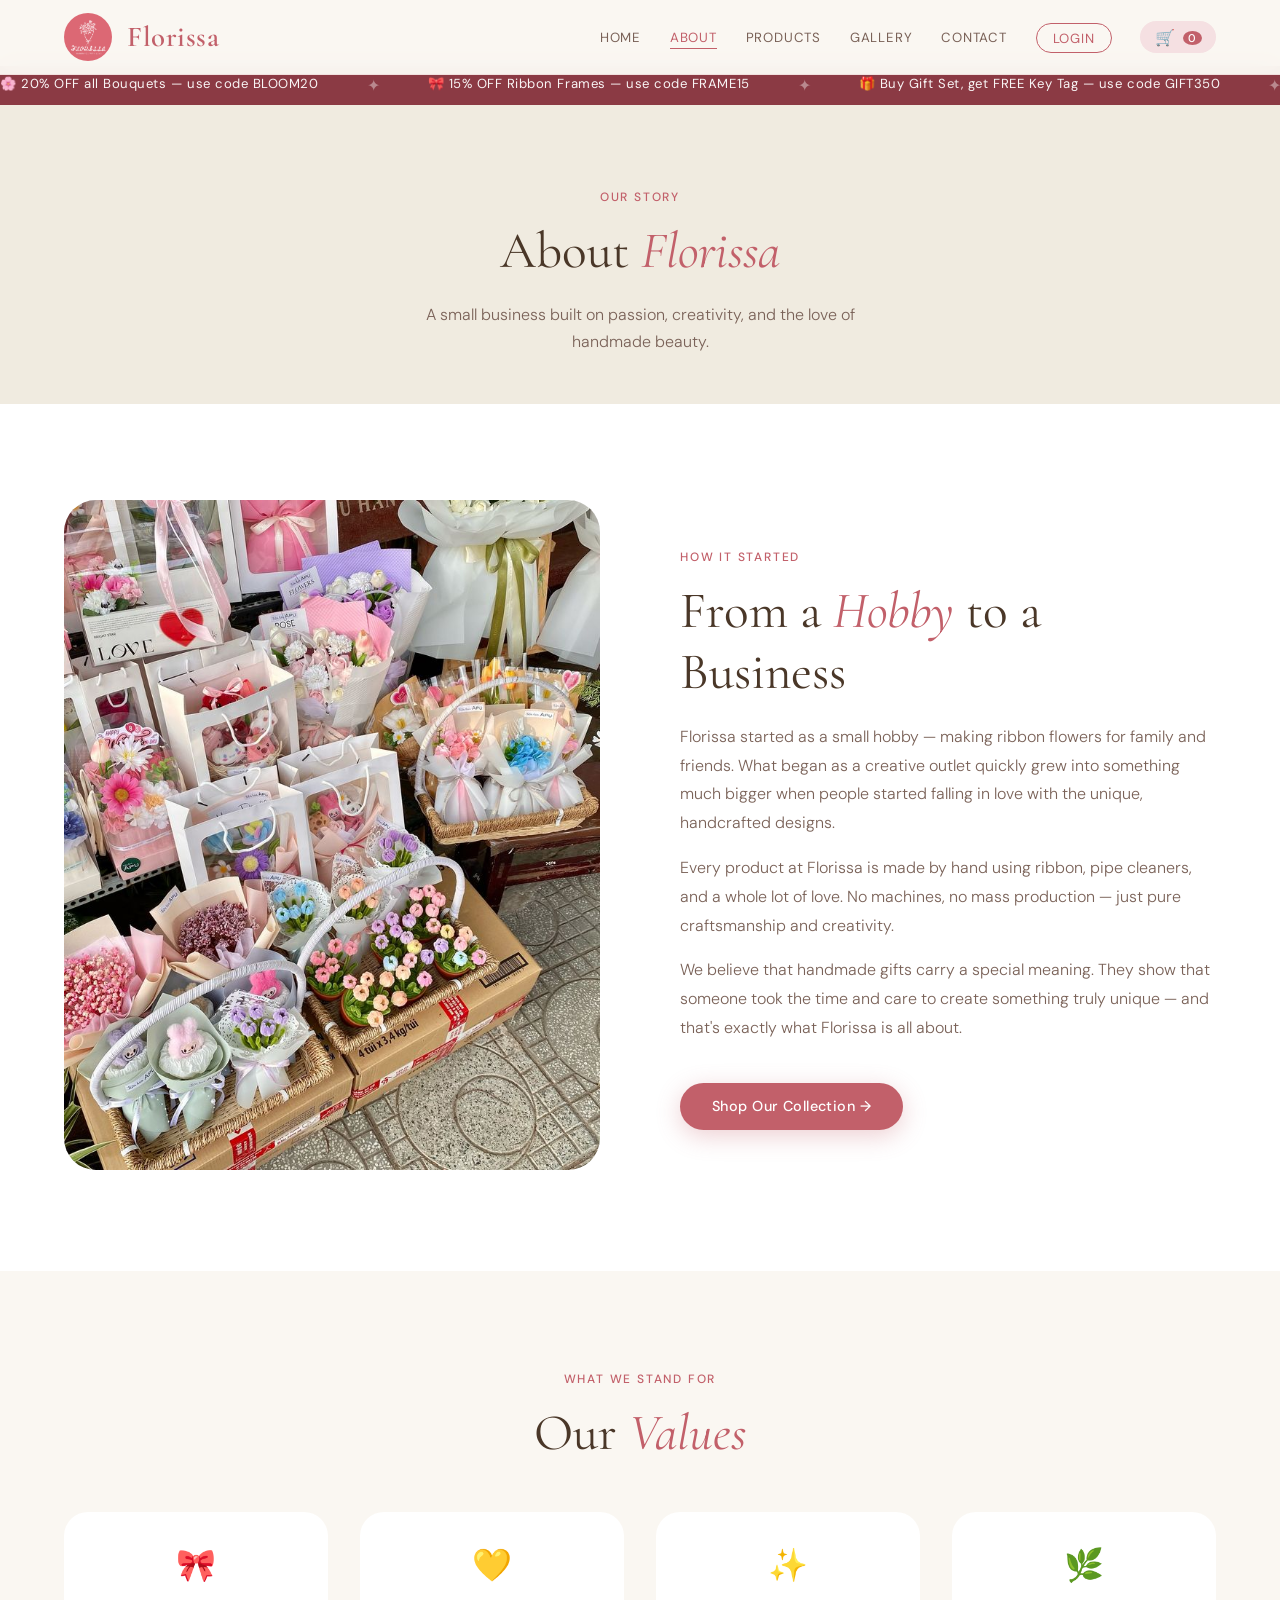
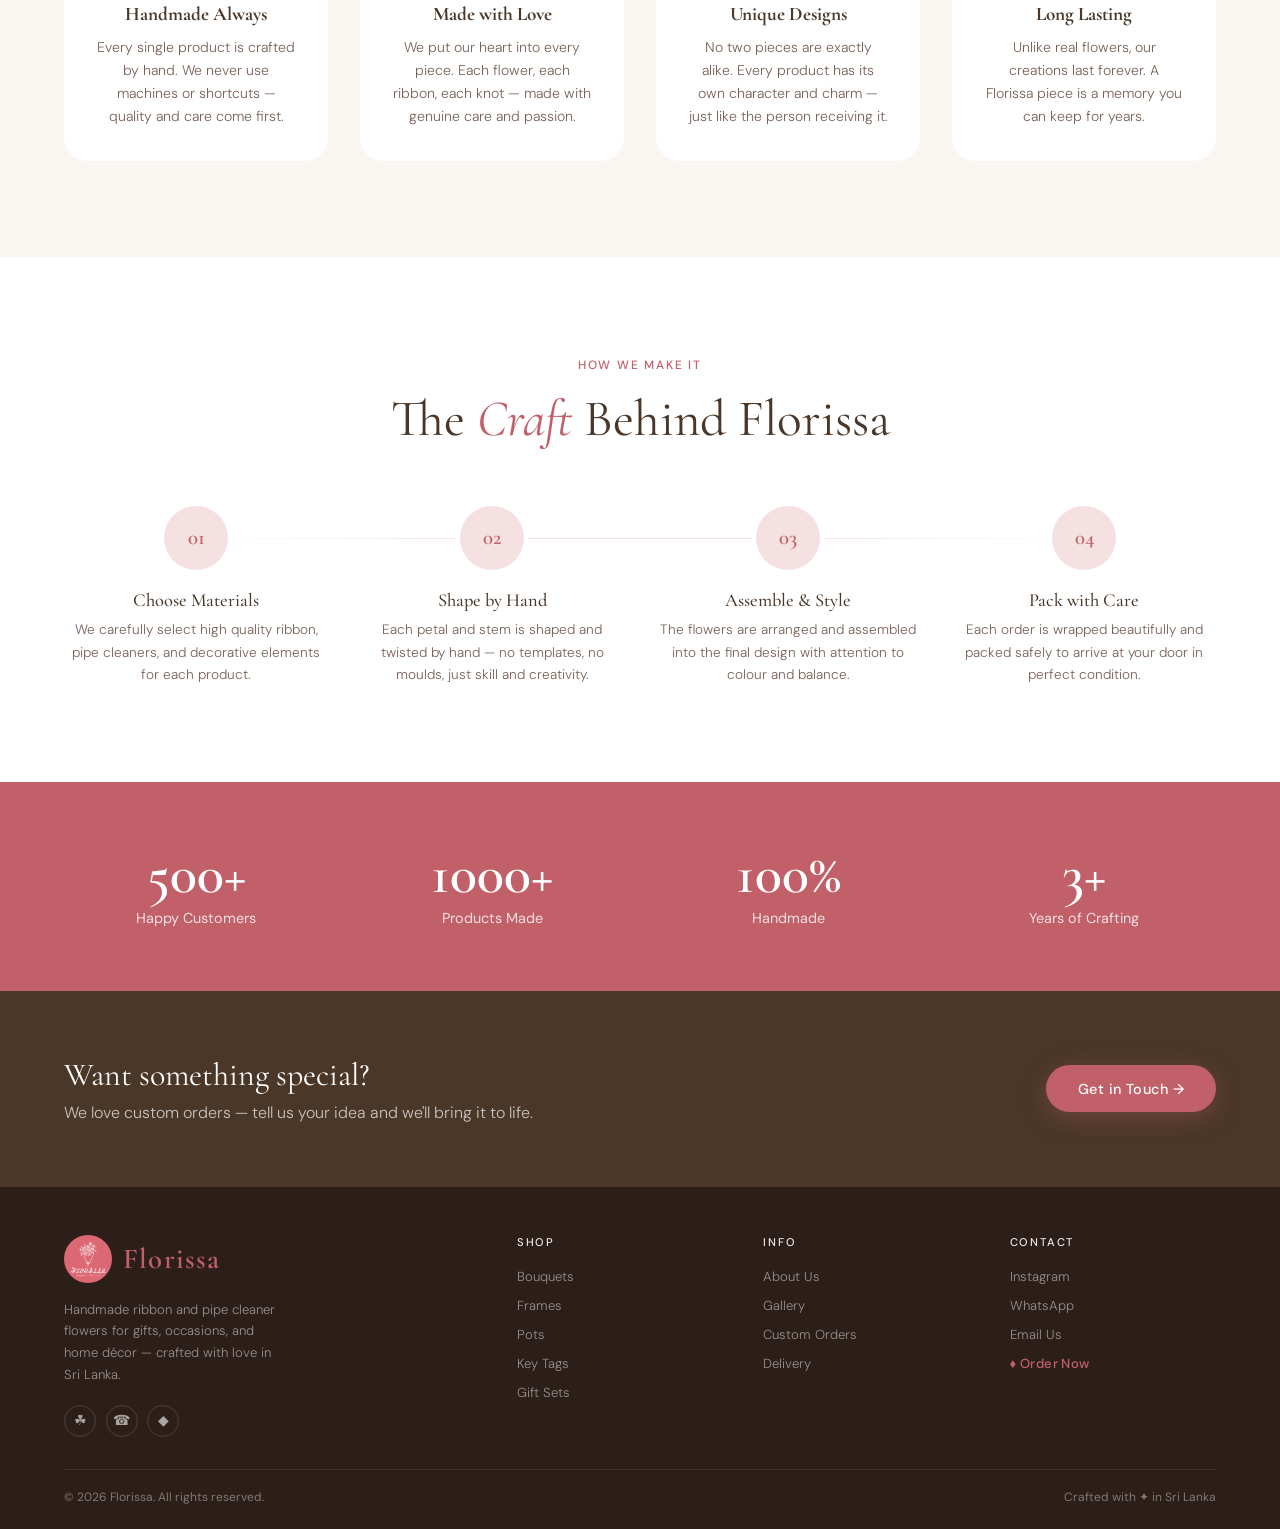
<file: about.html>
<!DOCTYPE html>
<html lang="en">
<head>
  <meta charset="UTF-8">
  <meta name="viewport" content="width=device-width, initial-scale=1.0">
  <title>About — Florissa</title>
  <link href="https://fonts.googleapis.com/css2?family=Cormorant+Garamond:ital,wght@0,300;0,400;0,500;0,600;1,300;1,400&family=DM+Sans:wght@300;400;500&display=swap" rel="stylesheet">
  <link rel="stylesheet" href="style.css">
</head>
<body>

<nav class="navbar" id="navbar">
  <a href="index.html" class="nav-logo"><img src="image/logo.png" alt="Florissa" class="nav-logo-img">
    <span class="nav-brand-name">Florissa</span>
    </a>
  <ul class="nav-links">
    <li><a href="index.html">Home</a></li>
    <li><a href="about.html" class="active">About</a></li>
    <li><a href="products.html">Products</a></li>
    <li><a href="gallery.html">Gallery</a></li>
    <li><a href="contact.html">Contact</a></li>
    <li><a href="login.html" class="nav-login">Login</a></li>
    <li><a href="cart.html" class="nav-cart">🛒 <span id="cart-count">0</span></a></li>
  </ul>
</nav>

<div class="offers-ticker">
  <div class="offers-track">
    <span class="offer-item">🌸 20% OFF all Bouquets — use code BLOOM20</span><span class="offer-sep">✦</span>
    <span class="offer-item">🎀 15% OFF Ribbon Frames — use code FRAME15</span><span class="offer-sep">✦</span>
    <span class="offer-item">🎁 Buy Gift Set, get FREE Key Tag — use code GIFT350</span><span class="offer-sep">✦</span>
    <span class="offer-item">🌸 20% OFF all Bouquets — use code BLOOM20</span><span class="offer-sep">✦</span>
    <span class="offer-item">🎀 15% OFF Ribbon Frames — use code FRAME15</span><span class="offer-sep">✦</span>
    <span class="offer-item">🎁 Buy Gift Set, get FREE Key Tag — use code GIFT350</span><span class="offer-sep">✦</span>
  </div>
</div>

<section class="page-header">
  <span class="section-label">Our Story</span>
  <h1 class="section-title">About <em>Florissa</em></h1>
  <p class="section-sub">A small business built on passion, creativity, and the love of handmade beauty.</p>
</section>

<section class="about-story">
  <div class="about-story-grid">
    <div class="about-story-img reveal"><img src="image/abouts.jpg" alt="Florissa Story"></div>
    <div class="about-story-text reveal">
      <span class="section-label">How It Started</span>
      <h2 class="section-title">From a <em>Hobby</em> to a Business</h2>
      <p>Florissa started as a small hobby — making ribbon flowers for family and friends. What began as a creative outlet quickly grew into something much bigger when people started falling in love with the unique, handcrafted designs.</p>
      <p>Every product at Florissa is made by hand using ribbon, pipe cleaners, and a whole lot of love. No machines, no mass production — just pure craftsmanship and creativity.</p>
      <p>We believe that handmade gifts carry a special meaning. They show that someone took the time and care to create something truly unique — and that's exactly what Florissa is all about.</p>
      <a href="products.html" class="btn-primary" style="margin-top:1.5rem;display:inline-flex">Shop Our Collection →</a>
    </div>
  </div>
</section>

<section class="values-section">
  <div class="reveal" style="text-align:center;margin-bottom:3rem">
    <span class="section-label">What We Stand For</span>
    <h2 class="section-title">Our <em>Values</em></h2>
  </div>
  <div class="values-grid">
    <div class="value-card reveal"><div class="value-icon">🎀</div><h3>Handmade Always</h3><p>Every single product is crafted by hand. We never use machines or shortcuts — quality and care come first.</p></div>
    <div class="value-card reveal"><div class="value-icon">💛</div><h3>Made with Love</h3><p>We put our heart into every piece. Each flower, each ribbon, each knot — made with genuine care and passion.</p></div>
    <div class="value-card reveal"><div class="value-icon">✨</div><h3>Unique Designs</h3><p>No two pieces are exactly alike. Every product has its own character and charm — just like the person receiving it.</p></div>
    <div class="value-card reveal"><div class="value-icon">🌿</div><h3>Long Lasting</h3><p>Unlike real flowers, our creations last forever. A Florissa piece is a memory you can keep for years.</p></div>
  </div>
</section>

<section class="about-process">
  <div class="reveal" style="text-align:center;margin-bottom:3rem">
    <span class="section-label">How We Make It</span>
    <h2 class="section-title">The <em>Craft</em> Behind Florissa</h2>
  </div>
  <div class="process-grid">
    <div class="process-step reveal"><div class="step-num">01</div><h4>Choose Materials</h4><p>We carefully select high quality ribbon, pipe cleaners, and decorative elements for each product.</p></div>
    <div class="process-step reveal"><div class="step-num">02</div><h4>Shape by Hand</h4><p>Each petal and stem is shaped and twisted by hand — no templates, no moulds, just skill and creativity.</p></div>
    <div class="process-step reveal"><div class="step-num">03</div><h4>Assemble & Style</h4><p>The flowers are arranged and assembled into the final design with attention to colour and balance.</p></div>
    <div class="process-step reveal"><div class="step-num">04</div><h4>Pack with Care</h4><p>Each order is wrapped beautifully and packed safely to arrive at your door in perfect condition.</p></div>
  </div>
</section>

<section class="stats-section">
  <div class="stats-grid">
    <div class="stat-box reveal"><div class="stat-big">500+</div><div class="stat-desc">Happy Customers</div></div>
    <div class="stat-box reveal"><div class="stat-big">1000+</div><div class="stat-desc">Products Made</div></div>
    <div class="stat-box reveal"><div class="stat-big">100%</div><div class="stat-desc">Handmade</div></div>
    <div class="stat-box reveal"><div class="stat-big">3+</div><div class="stat-desc">Years of Crafting</div></div>
  </div>
</section>

<section class="custom-banner reveal">
  <div class="custom-banner-text"><h2>Want something special?</h2><p>We love custom orders — tell us your idea and we'll bring it to life.</p></div>
  <a href="contact.html" class="btn-primary">Get in Touch →</a>
</section>

<footer>
  <div class="footer-grid">

    <!-- Brand -->
    <div class="footer-brand">
      <a href="index.html" class="footer-brand-link">
        <img src="image/logo.png" alt="Florissa" class="footer-logo-img">
        <span class="footer-brand-name">Florissa</span>
      </a>
      <p>Handmade ribbon and pipe cleaner flowers for gifts, occasions, and home décor — crafted with love in Sri Lanka.</p>
      <div class="social-links">
        <a href="#" class="social-link" title="Instagram">&#9752;</a>
        <a href="https://wa.me/94XXXXXXXXX" target="_blank" class="social-link" title="WhatsApp">&#9742;</a>
        <a href="#" class="social-link" title="Facebook">&#9670;</a>
      </div>
    </div>

    <!-- Shop links -->
    <div class="footer-col">
      <h5>Shop</h5>
      <ul>
        <li><a href="products.html">Bouquets</a></li>
        <li><a href="products.html">Frames</a></li>
        <li><a href="products.html">Pots</a></li>
        <li><a href="products.html">Key Tags</a></li>
        <li><a href="products.html">Gift Sets</a></li>
      </ul>
    </div>

    <!-- Info links -->
    <div class="footer-col">
      <h5>Info</h5>
      <ul>
        <li><a href="about.html">About Us</a></li>
        <li><a href="gallery.html">Gallery</a></li>
        <li><a href="contact.html">Custom Orders</a></li>
        <li><a href="contact.html">Delivery</a></li>
      </ul>
    </div>

    <!-- Contact links -->
    <div class="footer-col">
      <h5>Contact</h5>
      <ul>
        <li><a href="#">Instagram</a></li>
        <li><a href="https://wa.me/94XXXXXXXXX" target="_blank">WhatsApp</a></li>
        <li><a href="contact.html">Email Us</a></li>
        <li><a href="products.html" class="footer-order-link">&#9830; Order Now</a></li>
      </ul>
    </div>

  </div>

  <!-- Bottom bar -->
  <div class="footer-bottom">
    <span>&#169; 2026 Florissa. All rights reserved.</span>
    <span>Crafted with &#10022; in Sri Lanka</span>
  </div>
</footer>
<a href="#" class="scroll-top" id="scrollTop">↑</a>

<script>
  const navbar = document.getElementById('navbar');
  const scrollTopBtn = document.getElementById('scrollTop');
  window.addEventListener('scroll', () => {
    navbar.classList.toggle('scrolled', window.scrollY > 50);
    scrollTopBtn.classList.toggle('visible', window.scrollY > 400);
  });
  const observer = new IntersectionObserver((entries) => {
    entries.forEach(e => { if (e.isIntersecting) e.target.classList.add('visible'); });
  }, { threshold: 0.12 });
  document.querySelectorAll('.reveal').forEach(el => observer.observe(el));
  function updateCartCount() {
    const cart = JSON.parse(localStorage.getItem('florissaCart')) || [];
    document.getElementById('cart-count').textContent = cart.reduce((s, i) => s + i.qty, 0);
  }
  updateCartCount();
</script>
</body>
</html>
</file>
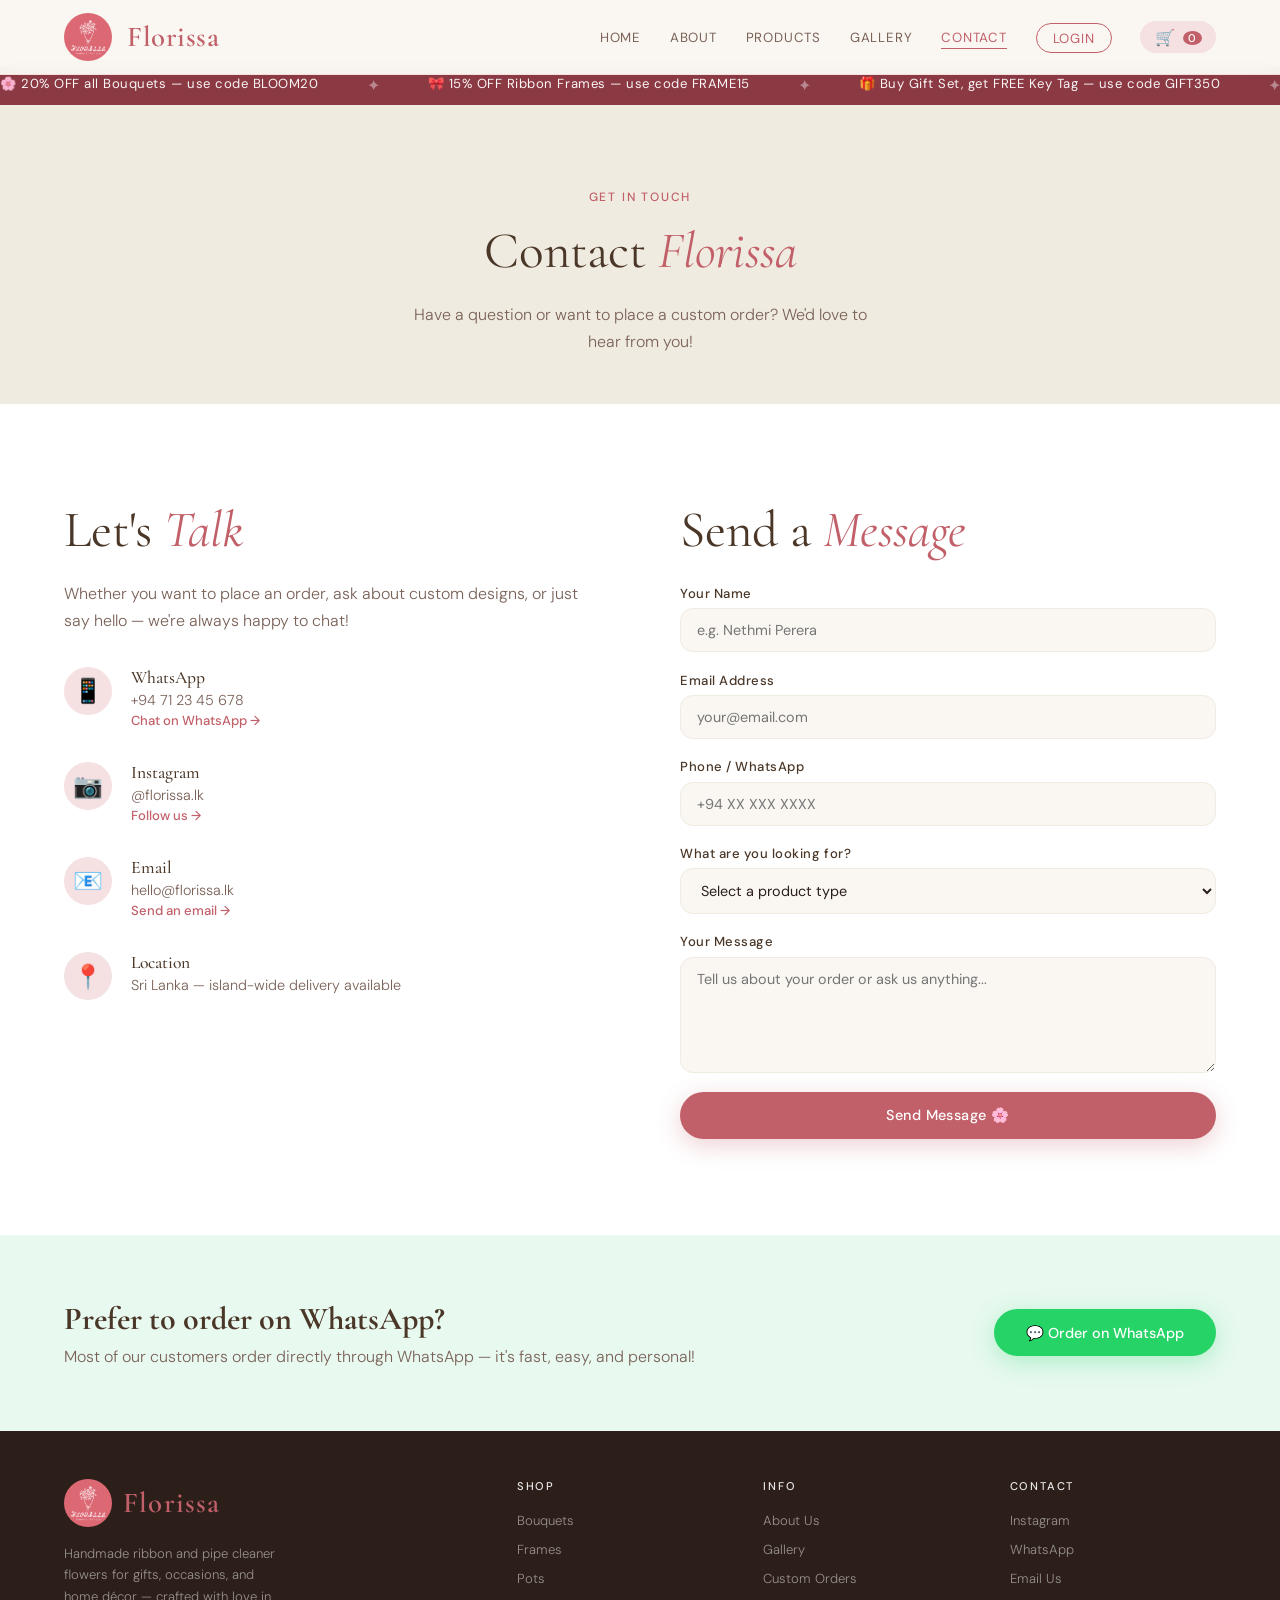
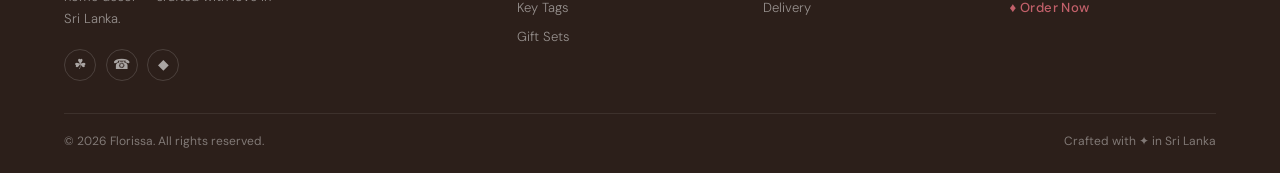
<file: contact.html>
<!DOCTYPE html>
<html lang="en">
<head>
  <meta charset="UTF-8">
  <meta name="viewport" content="width=device-width, initial-scale=1.0">
  <title>Contact — Florissa</title>
  <link href="https://fonts.googleapis.com/css2?family=Cormorant+Garamond:ital,wght@0,300;0,400;0,500;0,600;1,300;1,400&family=DM+Sans:wght@300;400;500&display=swap" rel="stylesheet">
  <link rel="stylesheet" href="style.css">
</head>
<body>

<nav class="navbar" id="navbar">
  <a href="index.html" class="nav-logo"><img src="image/logo.png" alt="Florissa" class="nav-logo-img">
<span class="nav-brand-name">Florissa</span>

</a>
  <ul class="nav-links">
    <li><a href="index.html">Home</a></li>
    <li><a href="about.html">About</a></li>
    <li><a href="products.html">Products</a></li>
    <li><a href="gallery.html">Gallery</a></li>
    <li><a href="contact.html" class="active">Contact</a></li>
    <li><a href="login.html" class="nav-login">Login</a></li>
    <li><a href="cart.html" class="nav-cart">🛒 <span id="cart-count">0</span></a></li>
  </ul>
</nav>

<div class="offers-ticker">
  <div class="offers-track">
    <span class="offer-item">🌸 20% OFF all Bouquets — use code BLOOM20</span><span class="offer-sep">✦</span>
    <span class="offer-item">🎀 15% OFF Ribbon Frames — use code FRAME15</span><span class="offer-sep">✦</span>
    <span class="offer-item">🎁 Buy Gift Set, get FREE Key Tag — use code GIFT350</span><span class="offer-sep">✦</span>
    <span class="offer-item">🌸 20% OFF all Bouquets — use code BLOOM20</span><span class="offer-sep">✦</span>
    <span class="offer-item">🎀 15% OFF Ribbon Frames — use code FRAME15</span><span class="offer-sep">✦</span>
    <span class="offer-item">🎁 Buy Gift Set, get FREE Key Tag — use code GIFT350</span><span class="offer-sep">✦</span>
  </div>
</div>

<section class="page-header">
  <span class="section-label">Get in Touch</span>
  <h1 class="section-title">Contact <em>Florissa</em></h1>
  <p class="section-sub">Have a question or want to place a custom order? We'd love to hear from you!</p>
</section>

<section class="contact-section">
  <div class="contact-grid">
    <div class="contact-info reveal">
      <h2 class="section-title">Let's <em>Talk</em></h2>
      <p style="color:var(--text-muted);margin-bottom:2rem;font-weight:300;line-height:1.7">Whether you want to place an order, ask about custom designs, or just say hello — we're always happy to chat!</p>
      <div class="contact-item"><div class="contact-icon">📱</div><div><h4>WhatsApp</h4><p>+94 71 23 45 678</p><a href="https://wa.me/94XXXXXXXXX" target="_blank" class="contact-link">Chat on WhatsApp →</a></div></div>
      <div class="contact-item"><div class="contact-icon">📷</div><div><h4>Instagram</h4><p>@florissa.lk</p><a href="https://instagram.com/florissa.lk" target="_blank" class="contact-link">Follow us →</a></div></div>
      <div class="contact-item"><div class="contact-icon">📧</div><div><h4>Email</h4><p>hello@florissa.lk</p><a href="mailto:hello@florissa.lk" class="contact-link">Send an email →</a></div></div>
      <div class="contact-item"><div class="contact-icon">📍</div><div><h4>Location</h4><p>Sri Lanka — island-wide delivery available</p></div></div>
    </div>
    <div class="contact-form-wrap reveal">
      <h2 class="section-title">Send a <em>Message</em></h2>
      <form class="contact-form" onsubmit="submitForm(event)">
        <div class="form-group"><label>Your Name</label><input type="text" placeholder="e.g. Nethmi Perera" required></div>
        <div class="form-group"><label>Email Address</label><input type="email" placeholder="your@email.com" required></div>
        <div class="form-group"><label>Phone / WhatsApp</label><input type="tel" placeholder="+94 XX XXX XXXX"></div>
        <div class="form-group"><label>What are you looking for?</label>
          <select><option value="">Select a product type</option><option>Ribbon Bouquet</option><option>Pipe Cleaner Bouquet</option><option>Flower Frame</option><option>Decorative Pot</option><option>Key Tag</option><option>Gift Set</option><option>Custom Order</option><option>Other</option></select>
        </div>
        <div class="form-group"><label>Your Message</label><textarea rows="5" placeholder="Tell us about your order or ask us anything..."></textarea></div>
        <button type="submit" class="btn-primary" style="width:100%;justify-content:center">Send Message 🌸</button>
      </form>
      <div class="form-success" id="form-success">🌸 Thank you! We'll get back to you on WhatsApp or email soon.</div>
    </div>
  </div>
</section>

<section class="whatsapp-banner reveal">
  <div class="whatsapp-banner-inner">
    <div><h2>Prefer to order on WhatsApp?</h2><p>Most of our customers order directly through WhatsApp — it's fast, easy, and personal!</p></div>
    <a href="https://wa.me/94712345678?text=Hi%20Florissa!%20I'd%20like%20to%20place%20an%20order." target="_blank" class="btn-whatsapp">💬 Order on WhatsApp</a>
  </div>
</section>

<footer>
  <div class="footer-grid">

    <!-- Brand -->
    <div class="footer-brand">
      <a href="index.html" class="footer-brand-link">
        <img src="image/logo.png" alt="Florissa" class="footer-logo-img">
        <span class="footer-brand-name">Florissa</span>
      </a>
      <p>Handmade ribbon and pipe cleaner flowers for gifts, occasions, and home décor — crafted with love in Sri Lanka.</p>
      <div class="social-links">
        <a href="#" class="social-link" title="Instagram">&#9752;</a>
        <a href="https://wa.me/94XXXXXXXXX" target="_blank" class="social-link" title="WhatsApp">&#9742;</a>
        <a href="#" class="social-link" title="Facebook">&#9670;</a>
      </div>
    </div>

    <!-- Shop links -->
    <div class="footer-col">
      <h5>Shop</h5>
      <ul>
        <li><a href="products.html">Bouquets</a></li>
        <li><a href="products.html">Frames</a></li>
        <li><a href="products.html">Pots</a></li>
        <li><a href="products.html">Key Tags</a></li>
        <li><a href="products.html">Gift Sets</a></li>
      </ul>
    </div>

    <!-- Info links -->
    <div class="footer-col">
      <h5>Info</h5>
      <ul>
        <li><a href="about.html">About Us</a></li>
        <li><a href="gallery.html">Gallery</a></li>
        <li><a href="contact.html">Custom Orders</a></li>
        <li><a href="contact.html">Delivery</a></li>
      </ul>
    </div>

    <!-- Contact links -->
    <div class="footer-col">
      <h5>Contact</h5>
      <ul>
        <li><a href="#">Instagram</a></li>
        <li><a href="https://wa.me/94XXXXXXXXX" target="_blank">WhatsApp</a></li>
        <li><a href="contact.html">Email Us</a></li>
        <li><a href="products.html" class="footer-order-link">&#9830; Order Now</a></li>
      </ul>
    </div>

  </div>

  <!-- Bottom bar -->
  <div class="footer-bottom">
    <span>&#169; 2026 Florissa. All rights reserved.</span>
    <span>Crafted with &#10022; in Sri Lanka</span>
  </div>
</footer>

<a href="#" class="scroll-top" id="scrollTop">↑</a>

<script>
  const navbar = document.getElementById('navbar');
  const scrollTopBtn = document.getElementById('scrollTop');
  window.addEventListener('scroll', () => {
    navbar.classList.toggle('scrolled', window.scrollY > 50);
    scrollTopBtn.classList.toggle('visible', window.scrollY > 400);
  });
  const observer = new IntersectionObserver((entries) => {
    entries.forEach(e => { if (e.isIntersecting) e.target.classList.add('visible'); });
  }, { threshold: 0.12 });
  document.querySelectorAll('.reveal').forEach(el => observer.observe(el));
  function submitForm(e) {
    e.preventDefault();
    document.querySelector('.contact-form').style.display = 'none';
    document.getElementById('form-success').style.display = 'block';
  }
  function updateCartCount() {
    const cart = JSON.parse(localStorage.getItem('florissaCart')) || [];
    document.getElementById('cart-count').textContent = cart.reduce((s, i) => s + i.qty, 0);
  }
  updateCartCount();
</script>
</body>
</html>
</file>
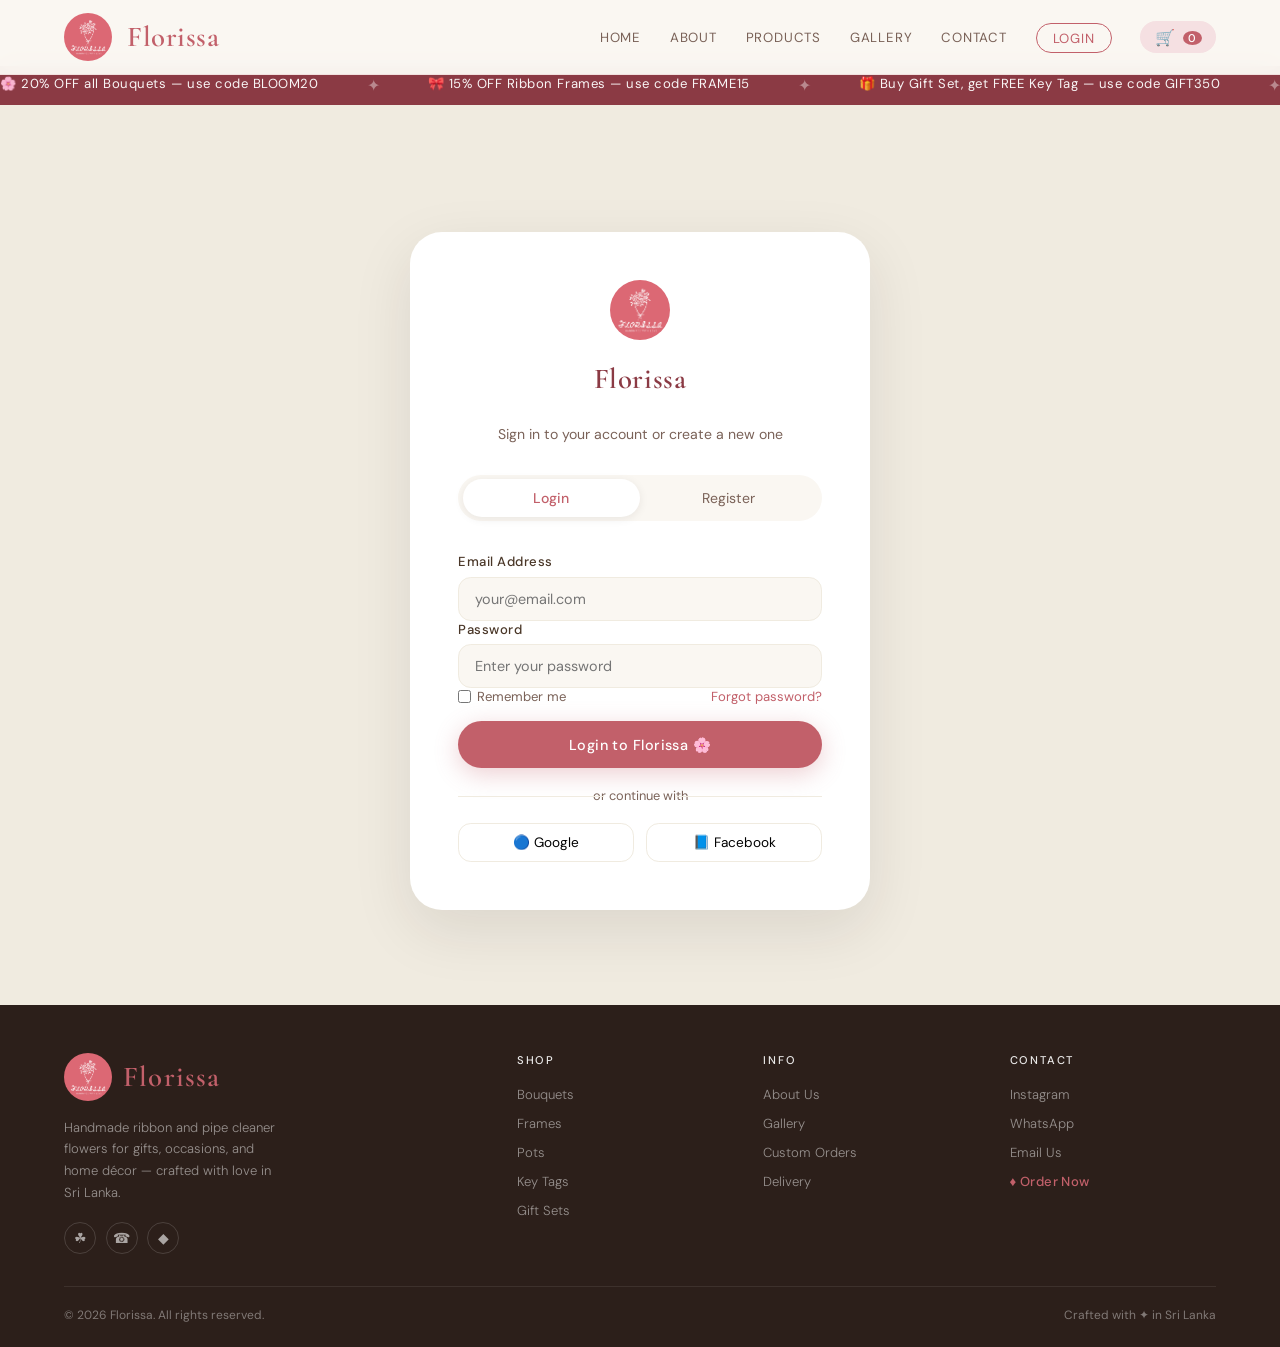
<file: login.html>
<!DOCTYPE html>
<html lang="en">
<head>
  <meta charset="UTF-8">
  <meta name="viewport" content="width=device-width, initial-scale=1.0">
  <title>Login — Florissa</title>
  <link href="https://fonts.googleapis.com/css2?family=Cormorant+Garamond:ital,wght@0,300;0,400;0,500;0,600;1,300;1,400&family=DM+Sans:wght@300;400;500&display=swap" rel="stylesheet">
  <link rel="stylesheet" href="style.css">
</head>
<body>

<nav class="navbar" id="navbar">
  <a href="index.html" class="nav-logo"><img src="image/logo.png" alt="Florissa" class="nav-logo-img">
     <span class="nav-brand-name">Florissa</span>
</a>
  <ul class="nav-links">
    <li><a href="index.html">Home</a></li>
    <li><a href="about.html">About</a></li>
    <li><a href="products.html">Products</a></li>
    <li><a href="gallery.html">Gallery</a></li>
    <li><a href="contact.html">Contact</a></li>
    <li><a href="login.html" class="nav-login active">Login</a></li>
    <li><a href="cart.html" class="nav-cart">🛒 <span id="cart-count">0</span></a></li>
  </ul>
</nav>

<div class="offers-ticker">
  <div class="offers-track">
    <span class="offer-item">🌸 20% OFF all Bouquets — use code BLOOM20</span><span class="offer-sep">✦</span>
    <span class="offer-item">🎀 15% OFF Ribbon Frames — use code FRAME15</span><span class="offer-sep">✦</span>
    <span class="offer-item">🎁 Buy Gift Set, get FREE Key Tag — use code GIFT350</span><span class="offer-sep">✦</span>
    <span class="offer-item">🌸 20% OFF all Bouquets — use code BLOOM20</span><span class="offer-sep">✦</span>
    <span class="offer-item">🎀 15% OFF Ribbon Frames — use code FRAME15</span><span class="offer-sep">✦</span>
    <span class="offer-item">🎁 Buy Gift Set, get FREE Key Tag — use code GIFT350</span><span class="offer-sep">✦</span>
  </div>
</div>

<section class="login-section">
  <div class="login-box">
    <div class="login-logo">
      <img src="image/logo.png" alt="Florissa" style="height:60px;margin-bottom:0.5rem;align-items: center;border-radius: 50%;">
      <p style=" font-family: 'Cormorant Garamond', serif; font-size: 1.8rem; font-weight: 600; color: var(--rose-deep); text-decoration: none; letter-spacing: 0.02em;  display:flex;align-items:center;justify-content:center; /* center everything */gap:15px;">Florissa</p>
<br>
      <p>Sign in to your account or create a new one</p>
    </div>
    <div class="login-tabs">
      <button class="login-tab active" onclick="showTab('login', this)">Login</button>
      <button class="login-tab" onclick="showTab('register', this)">Register</button>
    </div>
    <div id="login-form">
      <form onsubmit="handleLogin(event)">
        <div class="form-group"><label>Email Address</label><input type="email" id="login-email" placeholder="your@email.com" required></div>
        <div class="form-group"><label>Password</label><input type="password" id="login-password" placeholder="Enter your password" required></div>
        <div class="login-options"><label class="remember-me"><input type="checkbox"> Remember me</label><a href="#" class="forgot-link">Forgot password?</a></div>
        <button type="submit" class="btn-primary login-submit">Login to Florissa 🌸</button>
      </form>
      <div class="login-error" id="login-error">❌ Incorrect email or password. Please try again.</div>
      <div class="login-divider">or continue with</div>
      <div class="social-login">
        <button class="social-login-btn" onclick="showNotif('Google login coming soon!')">🔵 Google</button>
        <button class="social-login-btn" onclick="showNotif('Facebook login coming soon!')">📘 Facebook</button>
      </div>
    </div>
    <div id="register-form" style="display:none">
      <form onsubmit="handleRegister(event)">
        <div class="form-group"><label>Full Name</label><input type="text" id="reg-name" placeholder="e.g. Nethmi Perera" required></div>
        <div class="form-group"><label>Email Address</label><input type="email" id="reg-email" placeholder="your@email.com" required></div>
        <div class="form-group"><label>Phone / WhatsApp</label><input type="tel" id="reg-phone" placeholder="+94 XX XXX XXXX"></div>
        <div class="form-group"><label>Password</label><input type="password" id="reg-password" placeholder="Create a password" required></div>
        <div class="form-group"><label>Confirm Password</label><input type="password" id="reg-confirm" placeholder="Repeat your password" required></div>
        <button type="submit" class="btn-primary login-submit">Create Account 🌸</button>
      </form>
      <div class="login-error" id="register-error"></div>
      <div class="login-success" id="register-success">🌸 Account created! You can now log in.</div>
    </div>
  </div>
</section>

<footer>
  <div class="footer-grid">

    <!-- Brand -->
    <div class="footer-brand">
      <a href="index.html" class="footer-brand-link">
        <img src="image/logo.png" alt="Florissa" class="footer-logo-img">
        <span class="footer-brand-name">Florissa</span>
      </a>
      <p>Handmade ribbon and pipe cleaner flowers for gifts, occasions, and home décor — crafted with love in Sri Lanka.</p>
      <div class="social-links">
        <a href="#" class="social-link" title="Instagram">&#9752;</a>
        <a href="https://wa.me/94712345678" target="_blank" class="social-link" title="WhatsApp">&#9742;</a>
        <a href="#" class="social-link" title="Facebook">&#9670;</a>
      </div>
    </div>

    <!-- Shop links -->
    <div class="footer-col">
      <h5>Shop</h5>
      <ul>
        <li><a href="products.html">Bouquets</a></li>
        <li><a href="products.html">Frames</a></li>
        <li><a href="products.html">Pots</a></li>
        <li><a href="products.html">Key Tags</a></li>
        <li><a href="products.html">Gift Sets</a></li>
      </ul>
    </div>

    <!-- Info links -->
    <div class="footer-col">
      <h5>Info</h5>
      <ul>
        <li><a href="about.html">About Us</a></li>
        <li><a href="gallery.html">Gallery</a></li>
        <li><a href="contact.html">Custom Orders</a></li>
        <li><a href="contact.html">Delivery</a></li>
      </ul>
    </div>

    <!-- Contact links -->
    <div class="footer-col">
      <h5>Contact</h5>
      <ul>
        <li><a href="#">Instagram</a></li>
        <li><a href="https://wa.me/94712345678" target="_blank">WhatsApp</a></li>
        <li><a href="contact.html">Email Us</a></li>
        <li><a href="products.html" class="footer-order-link">&#9830; Order Now</a></li>
      </ul>
    </div>

  </div>

  <!-- Bottom bar -->
  <div class="footer-bottom">
    <span>&#169; 2026 Florissa. All rights reserved.</span>
    <span>Crafted with &#10022; in Sri Lanka</span>
  </div>
</footer>

<script>
  const navbar = document.getElementById('navbar');
  window.addEventListener('scroll', () => navbar.classList.toggle('scrolled', window.scrollY > 50));

  function showNotif(msg) {
    let notif = document.getElementById('florissa-notif');
    if (!notif) { notif = document.createElement('div'); notif.id = 'florissa-notif'; notif.className = 'florissa-notif'; document.body.appendChild(notif); }
    notif.innerHTML = '<img src="image/logo.png" class="notif-logo" alt="Florissa"> <span>' + msg + '</span>';
    notif.classList.add('show');
    setTimeout(() => notif.classList.remove('show'), 3500);
  }

  function showTab(tab, btn) {
    document.querySelectorAll('.login-tab').forEach(t => t.classList.remove('active'));
    btn.classList.add('active');
    document.getElementById('login-form').style.display = tab === 'login' ? 'block' : 'none';
    document.getElementById('register-form').style.display = tab === 'register' ? 'block' : 'none';
  }

  function handleLogin(e) {
    e.preventDefault();
    const email = document.getElementById('login-email').value;
    const password = document.getElementById('login-password').value;
    const users = JSON.parse(localStorage.getItem('florissaUsers')) || [];
    const user = users.find(u => u.email === email && u.password === password);
    if (user) {
      localStorage.setItem('florissaLoggedIn', JSON.stringify(user));
      showNotif('Welcome back, ' + user.name + '! 🌸');
      setTimeout(() => window.location.href = 'index.html', 1500);
    } else {
      document.getElementById('login-error').style.display = 'block';
    }
  }

  function handleRegister(e) {
    e.preventDefault();
    const name = document.getElementById('reg-name').value;
    const email = document.getElementById('reg-email').value;
    const phone = document.getElementById('reg-phone').value;
    const password = document.getElementById('reg-password').value;
    const confirm = document.getElementById('reg-confirm').value;
    const errBox = document.getElementById('register-error');
    const sucBox = document.getElementById('register-success');
    if (password !== confirm) { errBox.textContent = '❌ Passwords do not match!'; errBox.style.display = 'block'; sucBox.style.display = 'none'; return; }
    let users = JSON.parse(localStorage.getItem('florissaUsers')) || [];
    if (users.find(u => u.email === email)) { errBox.textContent = '❌ This email is already registered!'; errBox.style.display = 'block'; sucBox.style.display = 'none'; return; }
    users.push({ name, email, phone, password });
    localStorage.setItem('florissaUsers', JSON.stringify(users));
    errBox.style.display = 'none';
    sucBox.style.display = 'block';
    setTimeout(() => showTab('login', document.querySelector('.login-tab')), 2000);
  }

  function updateCartCount() {
    const cart = JSON.parse(localStorage.getItem('florissaCart')) || [];
    document.getElementById('cart-count').textContent = cart.reduce((s, i) => s + i.qty, 0);
  }
  updateCartCount();
</script>
</body>
</html>
</file>
<file: style.css>
/* ── ROOT VARIABLES ── */
:root {
  --rose: #c2606a;
  --rose-light: #f5e0e2;
  --rose-deep: #8b3a44;
  --cream: #faf7f2;
  --cream-dark: #f0ebe0;
  --brown: #4a3728;
  --brown-light: #8a6a58;
  --green: #6b7c5a;
  --text: #2c1f1a;
  --text-muted: #7a6258;
  --white: #ffffff;
}


*, *::before, *::after { margin: 0; padding: 0; box-sizing: border-box; }
html { scroll-behavior: smooth; }
body { font-family: 'DM Sans', sans-serif; background: var(--cream); color: var(--text); overflow-x: hidden; }

/* ── NAVBAR ── */
.navbar { position: fixed; top: 0; left: 0; right: 0; z-index: 100; display: flex; align-items: center; justify-content: space-between; padding: 0.8rem 4rem; background: rgba(250,247,242,0.97); backdrop-filter: blur(12px); border-bottom: 1px solid rgba(194,96,106,0.12); transition: all 0.3s; }
.navbar.scrolled { padding: 0.5rem 4rem; box-shadow: 0 4px 30px rgba(44,31,26,0.08); }
.nav-logo-img { height: 48px; width: auto; object-fit: contain; border-radius:50%; object-fit:cover;}
.nav-logo { font-family: 'Cormorant Garamond', serif; font-size: 1.8rem; font-weight: 600; color: var(--rose-deep); text-decoration: none; letter-spacing: 0.02em;  display:flex;align-items:center;justify-content:center; /* center everything */gap:15px;}
.nav-logo span { color: var(--rose); }
.navbar.scrolled .nav-logo-img { height: 38px; }
.nav-links { display: flex; gap: 1.8rem; list-style: none; align-items: center; }
.nav-links a { font-size: 0.83rem; font-weight: 400; letter-spacing: 0.06em; text-transform: uppercase; color: var(--text-muted); text-decoration: none; position: relative; transition: color 0.3s; }
.nav-links a::after { content: ''; position: absolute; bottom: -3px; left: 0; width: 0; height: 1px; background: var(--rose); transition: width 0.3s; }
.nav-links a:hover, .nav-links a.active { color: var(--rose); }
.nav-links a:hover::after, .nav-links a.active::after { width: 100%; }
.nav-login { border: 1px solid var(--rose) !important; padding: 0.35rem 1rem; border-radius: 2rem; color: var(--rose) !important; }
.nav-login:hover { background: var(--rose) !important; color: var(--white) !important; }
.nav-login::after { display: none !important; }
.nav-cart { font-size: 1rem !important; background: var(--rose-light); padding: 0.35rem 0.9rem; border-radius: 2rem; color: var(--rose) !important; font-weight: 500 !important; }
.nav-cart::after { display: none !important; }
.nav-cart #cart-count { background: var(--rose); color: var(--white); border-radius: 50%; padding: 0 5px; font-size: 0.7rem; margin-left: 2px; }

/* ── OFFERS TICKER ── */
.offers-ticker { background: var(--rose-deep); padding: 0.55rem 0; overflow: hidden; margin-top: 66px; }
.offers-track { display: flex; gap: 3rem; animation: marquee 22s linear infinite; white-space: nowrap; }
.offer-item { font-size: 0.82rem; color: rgba(255,255,255,0.95); font-weight: 400; letter-spacing: 0.04em; flex-shrink: 0; }
.offer-sep { color: rgba(255,255,255,0.4); }
@keyframes marquee { from { transform: translateX(0); } to { transform: translateX(-50%); } }

/* ── OFFERS SECTION ── */
.offers-section { background: var(--cream-dark); }
.offers-grid { display: grid; grid-template-columns: repeat(3,1fr); gap: 2rem; }
.offer-card { background: var(--white); border-radius: 1.5rem; padding: 2.5rem 2rem; text-align: center; position: relative; overflow: hidden; transition: transform 0.3s, box-shadow 0.3s; border-top: 4px solid var(--rose); }
.offer-card:hover { transform: translateY(-6px); box-shadow: 0 20px 50px rgba(44,31,26,0.1); }
.offer-badge { position: absolute; top: 1rem; right: 1rem; background: var(--rose); color: var(--white); font-size: 0.75rem; font-weight: 700; padding: 0.3rem 0.8rem; border-radius: 2rem; letter-spacing: 0.05em; }
.offer-icon { font-size: 3rem; margin-bottom: 1rem; }
.offer-card h3 { font-family: 'Cormorant Garamond', serif; font-size: 1.5rem; color: var(--brown); margin-bottom: 0.7rem; }
.offer-card p { font-size: 0.88rem; color: var(--text-muted); line-height: 1.65; font-weight: 300; margin-bottom: 0.8rem; }
.offer-code { background: var(--rose-light); color: var(--rose-deep); font-size: 0.82rem; padding: 0.4rem 1rem; border-radius: 2rem; display: inline-block; letter-spacing: 0.06em; }
.offer-code strong { font-weight: 700; }

/* ── BUTTONS ── */
.btn-primary { background: var(--rose); color: var(--white); padding: 0.9rem 2rem; border-radius: 3rem; font-size: 0.9rem; font-weight: 500; text-decoration: none; letter-spacing: 0.03em; transition: all 0.3s; display: inline-flex; align-items: center; gap: 0.5rem; box-shadow: 0 6px 25px rgba(194,96,106,0.3); border: none; cursor: pointer; font-family: 'DM Sans', sans-serif; }
.btn-primary:hover { background: var(--rose-deep); transform: translateY(-2px); box-shadow: 0 10px 35px rgba(194,96,106,0.4); }
.btn-outline { color: var(--brown); font-size: 0.88rem; text-decoration: none; font-weight: 400; display: inline-flex; align-items: center; gap: 0.4rem; border-bottom: 1px solid var(--brown-light); padding-bottom: 1px; transition: color 0.3s, border-color 0.3s; }
.btn-outline:hover { color: var(--rose); border-color: var(--rose); }
.btn-whatsapp { background: #25D366; color: var(--white); padding: 0.9rem 2rem; border-radius: 3rem; font-size: 0.9rem; font-weight: 500; text-decoration: none; display: inline-flex; align-items: center; gap: 0.5rem; border: none; cursor: pointer; transition: all 0.3s; box-shadow: 0 6px 25px rgba(37,211,102,0.3); font-family: 'DM Sans', sans-serif; }
.btn-whatsapp:hover { background: #1ebe5d; transform: translateY(-2px); }
.add-to-cart-btn { background: var(--rose-light); color: var(--rose-deep); border: 1px solid rgba(194,96,106,0.2); padding: 0.5rem 1rem; border-radius: 2rem; font-size: 0.82rem; font-weight: 500; cursor: pointer; transition: all 0.3s; margin-top: 0.8rem; width: 100%; font-family: 'DM Sans', sans-serif; }
.add-to-cart-btn:hover { background: var(--rose); color: var(--white); }

/* ── FLORISSA NOTIFICATION ── */
.florissa-notif { position: fixed; bottom: 2rem; left: 50%; transform: translateX(-50%) translateY(120px); background: var(--white); border-radius: 3rem; padding: 0.8rem 1.5rem; display: flex; align-items: center; gap: 0.8rem; box-shadow: 0 8px 40px rgba(44,31,26,0.18); z-index: 9999; transition: transform 0.4s cubic-bezier(0.34,1.56,0.64,1), opacity 0.4s; opacity: 0; border: 1px solid var(--rose-light); font-size: 0.9rem; font-weight: 500; color: var(--brown); white-space: nowrap; }
.florissa-notif.show { transform: translateX(-50%) translateY(0); opacity: 1; }
.notif-logo { height: 28px; width: auto; object-fit: contain; border-radius: 50%; }


/* ── HERO ── */
.hero { min-height: 100vh; display: grid; grid-template-columns: 1fr 1fr; align-items: center; padding: 5rem 4rem 3rem; gap: 4rem; position: relative; overflow: hidden; }
.hero::before { content: ''; position: absolute; top: -10%; right: -5%; width: 55%; height: 110%; background: radial-gradient(ellipse at center, var(--rose-light) 0%, transparent 70%); opacity: 0.5; pointer-events: none; }
.hero-petal { position: absolute; font-size: 8rem; opacity: 0.04; pointer-events: none; animation: float 8s ease-in-out infinite; }
.hero-petal:nth-child(1) { top: 15%; left: 5%; }
.hero-petal:nth-child(2) { top: 60%; left: 45%; font-size: 5rem; animation-delay: 3s; }
.hero-petal:nth-child(3) { top: 80%; right: 8%; font-size: 6rem; animation-delay: 5s; }
@keyframes float { 0%,100% { transform: translateY(0) rotate(0deg); } 50% { transform: translateY(-20px) rotate(10deg); } }
.hero-text { position: relative; z-index: 2; }
.hero-badge { display: inline-flex; align-items: center; gap: 0.5rem; background: var(--rose-light); color: var(--rose-deep); font-size: 0.78rem; font-weight: 500; letter-spacing: 0.1em; text-transform: uppercase; padding: 0.4rem 1rem; border-radius: 2rem; margin-bottom: 1.5rem; border: 1px solid rgba(194,96,106,0.2); opacity: 0; animation: fadeUp 0.8s 0.2s forwards; }
.hero-badge::before { content: '✦'; font-size: 0.7rem; }
.hero h1 { font-family: 'Cormorant Garamond', serif; font-size: clamp(3rem,6vw,5.5rem); font-weight: 300; line-height: 1.05; color: var(--brown); margin-bottom: 1.5rem; opacity: 0; animation: fadeUp 0.8s 0.4s forwards; }
.hero h1 em { font-style: italic; color: var(--rose); }
.hero p { font-size: 1.05rem; color: var(--text-muted); line-height: 1.75; max-width: 460px; margin-bottom: 2.5rem; font-weight: 300; opacity: 0; animation: fadeUp 0.8s 0.6s forwards; }
.hero-actions { display: flex; gap: 1rem; align-items: center; opacity: 0; animation: fadeUp 0.8s 0.8s forwards; }
.hero-visual { position: relative; z-index: 2; display: flex; justify-content: center; align-items: center; opacity: 0; animation: fadeIn 1s 0.6s forwards; }
.hero-img-frame { width: min(480px,100%); aspect-ratio: 4/5; border-radius: 40% 60% 55% 45% / 50% 45% 55% 50%; overflow: hidden; background: var(--rose-light); animation: morphing 10s ease-in-out infinite; }
@keyframes morphing { 0%,100% { border-radius: 40% 60% 55% 45% / 50% 45% 55% 50%; } 33% { border-radius: 55% 45% 40% 60% / 45% 55% 50% 50%; } 66% { border-radius: 45% 55% 60% 40% / 55% 45% 45% 55%; } }
.hero-img-frame img { width: 100%; height: 100%; object-fit: cover; }
.hero-stat { position: absolute; background: var(--white); border-radius: 1rem; padding: 0.9rem 1.2rem; box-shadow: 0 8px 30px rgba(44,31,26,0.1); display: flex; align-items: center; gap: 0.8rem; animation: float 6s ease-in-out infinite; }
.stat-icon { font-size: 1.4rem; }
.stat-num { font-family: 'Cormorant Garamond', serif; font-size: 1.4rem; font-weight: 600; color: var(--brown); line-height: 1; }
.stat-label { font-size: 0.72rem; color: var(--text-muted); letter-spacing: 0.05em; text-transform: uppercase; }

/* ── MARQUEE ── */
.marquee-section { background: var(--rose); padding: 0.8rem 0; overflow: hidden; }
.marquee-track { display: flex; gap: 3rem; animation: marquee 18s linear infinite; white-space: nowrap; }
.marquee-item { font-family: 'Cormorant Garamond', serif; font-size: 0.95rem; font-style: italic; color: rgba(255,255,255,0.9); letter-spacing: 0.06em; flex-shrink: 0; }
.marquee-dot { color: rgba(255,255,255,0.5); }

/* ── SECTION COMMON ── */
section { padding: 6rem 4rem; }
.section-label { display: inline-block; font-size: 0.75rem; font-weight: 500; letter-spacing: 0.15em; text-transform: uppercase; color: var(--rose); margin-bottom: 1rem; }
.section-title { font-family: 'Cormorant Garamond', serif; font-size: clamp(2rem,4vw,3.2rem); font-weight: 400; color: var(--brown); line-height: 1.2; margin-bottom: 1.2rem; }
.section-title em { font-style: italic; color: var(--rose); }
.section-sub { font-size: 1rem; color: var(--text-muted); font-weight: 300; line-height: 1.7; max-width: 480px; }
.page-header { background: var(--cream-dark); text-align: center; padding: 5rem 4rem 3rem; }
.page-header .section-sub { margin: 0 auto; }

/* ── PRODUCT STARS ── */
.product-stars { font-size: 0.8rem; color: #f0a500; margin: 0.3rem 0; }
.product-stars span { color: var(--text-muted); font-size: 0.75rem; }
.product-original { text-decoration: line-through; color: var(--text-muted); font-size: 0.8rem; margin-left: 0.4rem; }
.product-offer-tag { position: absolute; bottom: 0.8rem; right: 0.8rem; background: var(--rose-deep); color: var(--white); font-size: 0.7rem; font-weight: 700; padding: 0.25rem 0.7rem; border-radius: 2rem; }
.product-material-tag { display: inline-block; font-size: 0.75rem; padding: 0.25rem 0.8rem; border-radius: 2rem; margin: 0.4rem 0; font-weight: 500; }
.ribbon-tag { background: #fce7f3; color: #9d174d; }
.pipe-tag { background: #ede9fe; color: #5b21b6; }

/* ── FEATURES ── */
.features { background: var(--white); }
.features-header { text-align: center; margin-bottom: 4rem; }
.features-header .section-sub { margin: 0 auto; }
.features-grid { display: grid; grid-template-columns: repeat(3,1fr); gap: 2rem; }
.feature-card { background: var(--cream); border-radius: 1.5rem; padding: 2.5rem 2rem; position: relative; overflow: hidden; transition: transform 0.4s, box-shadow 0.4s; }
.feature-card::before { content: ''; position: absolute; top: 0; left: 0; right: 0; height: 3px; background: var(--rose); transform: scaleX(0); transition: transform 0.4s; transform-origin: left; }
.feature-card:hover::before { transform: scaleX(1); }
.feature-card:hover { transform: translateY(-6px); box-shadow: 0 20px 50px rgba(44,31,26,0.1); }
.feature-img { width: 100%; height: 200px; object-fit: cover; border-radius: 1rem; margin-bottom: 1.5rem; background: var(--rose-light); }
.feature-icon { width: 48px; height: 48px; background: var(--rose-light); border-radius: 50%; display: flex; align-items: center; justify-content: center; font-size: 1.2rem; margin-bottom: 1.2rem; }
.feature-card h3 { font-family: 'Cormorant Garamond', serif; font-size: 1.4rem; font-weight: 500; color: var(--brown); margin-bottom: 0.7rem; }
.feature-card p { font-size: 0.9rem; color: var(--text-muted); line-height: 1.7; font-weight: 300; }
.feature-link { display: inline-flex; align-items: center; gap: 0.4rem; margin-top: 1.2rem; font-size: 0.82rem; color: var(--rose); text-decoration: none; font-weight: 500; transition: gap 0.3s; }
.feature-link:hover { gap: 0.7rem; }

/* ── PRODUCTS PREVIEW (HOME) ── */
.products-preview { background: var(--cream-dark); }
.products-header { display: flex; justify-content: space-between; align-items: flex-end; margin-bottom: 3rem; }
.products-grid { display: grid; grid-template-columns: 2fr 1fr 1fr; grid-template-rows: auto auto; gap: 1.2rem; }
.product-card { background: var(--white); border-radius: 1.2rem; overflow: hidden; position: relative; cursor: pointer; transition: transform 0.4s; }
.product-card:hover { transform: scale(1.02); }
.product-card.featured { grid-row: span 2; }
.product-img { width: 100%; height: 220px; object-fit: cover; background: var(--rose-light); display: block; }
.product-card.featured .product-img { height: 100%; min-height: 400px; }
.product-info { padding: 1.2rem; }
.product-name { font-family: 'Cormorant Garamond', serif; font-size: 1.1rem; font-weight: 500; color: var(--brown); margin-bottom: 0.2rem; }
.product-price { font-size: 0.88rem; color: var(--rose); font-weight: 500; }
.product-badge { position: absolute; top: 1rem; left: 1rem; background: var(--rose); color: var(--white); font-size: 0.7rem; font-weight: 500; letter-spacing: 0.08em; text-transform: uppercase; padding: 0.3rem 0.8rem; border-radius: 2rem; }

/* ── FILTER + SORT ── */
.filter-section { background: var(--white); padding: 2rem 4rem; }
.filter-sort-bar { display: flex; justify-content: space-between; align-items: center; flex-wrap: wrap; gap: 1rem; }
.filter-buttons { display: flex; gap: 0.6rem; flex-wrap: wrap; }
.filter-btn { background: var(--cream); border: 1px solid var(--cream-dark); color: var(--text-muted); padding: 0.45rem 1.1rem; border-radius: 2rem; font-size: 0.82rem; font-family: 'DM Sans', sans-serif; cursor: pointer; transition: all 0.3s; }
.filter-btn:hover, .filter-btn.active { background: var(--rose); color: var(--white); border-color: var(--rose); }
.material-btn.active { background: var(--brown); border-color: var(--brown); }
.sort-wrap { display: flex; align-items: center; gap: 0.6rem; font-size: 0.85rem; color: var(--text-muted); }
.sort-wrap select { border: 1px solid var(--cream-dark); background: var(--cream); color: var(--text); padding: 0.45rem 0.8rem; border-radius: 0.6rem; font-family: 'DM Sans', sans-serif; font-size: 0.85rem; outline: none; cursor: pointer; }

/* ── PRODUCTS PAGE ── */
.products-page-section { background: var(--cream); }
.products-page-grid { display: grid; grid-template-columns: repeat(3,1fr); gap: 2rem; }
.product-page-card { background: var(--white); border-radius: 1.2rem; overflow: hidden; transition: transform 0.3s, box-shadow 0.3s; }
.product-page-card:hover { transform: translateY(-5px); box-shadow: 0 15px 40px rgba(44,31,26,0.1); }
.product-page-img-wrap { position: relative; cursor: pointer; }
.product-page-img-wrap img { width: 100%; height: 240px; object-fit: cover; background: var(--rose-light); display: block; }
.product-page-img-wrap::after { content: '🔍 View Details'; position: absolute; inset: 0; background: rgba(44,31,26,0.45); color: var(--white); display: flex; align-items: center; justify-content: center; font-size: 0.9rem; font-weight: 500; opacity: 0; transition: opacity 0.3s; }
.product-page-img-wrap:hover::after { opacity: 1; }
.product-page-info { padding: 1.5rem; }
.product-page-info h3 { font-family: 'Cormorant Garamond', serif; font-size: 1.3rem; font-weight: 500; color: var(--brown); margin-bottom: 0.3rem; }
.product-page-stars { font-size: 0.82rem; color: #f0a500; margin-bottom: 0.4rem; }
.product-page-stars span { color: var(--text-muted); }
.product-page-info p { font-size: 0.88rem; color: var(--text-muted); line-height: 1.6; font-weight: 300; margin-bottom: 0.6rem; }
.product-page-bottom { display: flex; justify-content: space-between; align-items: center; flex-wrap: wrap; gap: 0.5rem; margin-top: 0.5rem; }
.product-page-price { font-family: 'Cormorant Garamond', serif; font-size: 1.3rem; color: var(--rose); font-weight: 600; }

/* ── PRODUCT MODAL ── */
.modal-overlay { position: fixed; inset: 0; background: rgba(44,31,26,0.7); z-index: 1000; display: none; align-items: flex-start; justify-content: center; padding: 2rem 1rem; overflow-y: auto; }
.modal-overlay.active { display: flex; }
.modal-box { background: var(--white); border-radius: 1.5rem; width: 100%; max-width: 860px; position: relative; padding: 2rem; margin: auto; }
.modal-close { position: absolute; top: 1rem; right: 1rem; background: var(--cream); border: none; width: 36px; height: 36px; border-radius: 50%; font-size: 1rem; cursor: pointer; display: flex; align-items: center; justify-content: center; transition: background 0.3s; z-index: 2; }
.modal-close:hover { background: var(--rose-light); }
.modal-grid { display: grid; grid-template-columns: 1fr 1fr; gap: 2rem; margin-bottom: 2rem; }
.modal-img-wrap { position: relative; border-radius: 1rem; overflow: hidden; }
.modal-img-wrap img { width: 100%; aspect-ratio: 1; object-fit: cover; background: var(--rose-light); }
.modal-offer-tag { position: absolute; top: 1rem; left: 1rem; background: var(--rose); color: var(--white); font-size: 0.8rem; font-weight: 700; padding: 0.3rem 0.9rem; border-radius: 2rem; }
.modal-info { display: flex; flex-direction: column; gap: 0.8rem; }
.modal-material-tag { display: inline-block; font-size: 0.78rem; padding: 0.3rem 0.9rem; border-radius: 2rem; font-weight: 500; width: fit-content; }
.modal-info h2 { font-family: 'Cormorant Garamond', serif; font-size: 2rem; font-weight: 400; color: var(--brown); line-height: 1.1; }
.modal-stars { font-size: 0.9rem; color: var(--text-muted); }
.modal-star-filled { color: #f0a500; font-size: 1.1rem; }
.modal-price { font-family: 'Cormorant Garamond', serif; font-size: 1.8rem; color: var(--rose); font-weight: 600; }
.modal-info p { font-size: 0.9rem; color: var(--text-muted); line-height: 1.7; font-weight: 300; flex: 1; }
.modal-cart-btn { margin-top: 0.5rem; }
.modal-wa-btn { margin-top: 0.5rem; }

/* ── REVIEWS ── */
.modal-reviews { border-top: 1px solid var(--cream-dark); padding-top: 1.5rem; }
.modal-reviews h3 { font-family: 'Cormorant Garamond', serif; font-size: 1.5rem; color: var(--brown); margin-bottom: 1rem; }
.reviews-summary { margin-bottom: 1rem; }
.review-avg { display: flex; align-items: center; gap: 0.8rem; }
.avg-num { font-family: 'Cormorant Garamond', serif; font-size: 2.5rem; font-weight: 600; color: var(--brown); line-height: 1; }
.avg-stars { color: #f0a500; font-size: 1.3rem; }
.avg-count { color: var(--text-muted); font-size: 0.85rem; }
.reviews-list { display: flex; flex-direction: column; gap: 1rem; margin-bottom: 1.5rem; max-height: 220px; overflow-y: auto; }
.review-item { background: var(--cream); border-radius: 0.8rem; padding: 1rem 1.2rem; }
.review-top { display: flex; justify-content: space-between; align-items: center; margin-bottom: 0.4rem; }
.review-author { font-size: 0.85rem; font-weight: 500; color: var(--brown); }
.review-stars { color: #f0a500; font-size: 0.9rem; }
.review-comment { font-size: 0.85rem; color: var(--text-muted); line-height: 1.6; font-weight: 300; }
.review-form-wrap { background: var(--cream); border-radius: 1rem; padding: 1.5rem; }
.review-form-wrap h4 { font-family: 'Cormorant Garamond', serif; font-size: 1.2rem; color: var(--brown); margin-bottom: 1rem; }
.star-picker { display: flex; gap: 0.4rem; font-size: 1.8rem; color: var(--cream-dark); margin-bottom: 0.8rem; cursor: pointer; }
.star-picker span { transition: color 0.2s; }
.star-picker span:hover, .star-picker span.filled { color: #f0a500; }
.review-input { width: 100%; border: 1px solid var(--cream-dark); border-radius: 0.6rem; padding: 0.6rem 0.9rem; font-family: 'DM Sans', sans-serif; font-size: 0.88rem; color: var(--text); background: var(--white); outline: none; margin-bottom: 0.6rem; }
.review-input:focus { border-color: var(--rose); }
.review-textarea { width: 100%; border: 1px solid var(--cream-dark); border-radius: 0.6rem; padding: 0.6rem 0.9rem; font-family: 'DM Sans', sans-serif; font-size: 0.88rem; color: var(--text); background: var(--white); outline: none; resize: none; }
.review-textarea:focus { border-color: var(--rose); }
.review-thanks { display: none; background: var(--rose-light); color: var(--rose-deep); padding: 0.7rem 1rem; border-radius: 0.6rem; font-size: 0.85rem; margin-top: 0.8rem; text-align: center; }

/* ── PROCESS ── */
.process { background: var(--white); }
.process-grid { display: grid; grid-template-columns: repeat(4,1fr); gap: 2rem; margin-top: 3.5rem; position: relative; }
.process-grid::before { content: ''; position: absolute; top: 2rem; left: 12%; right: 12%; height: 1px; background: linear-gradient(90deg, transparent, var(--rose-light), var(--rose-light), transparent); }
.process-step { text-align: center; position: relative; }
.step-num { width: 4rem; height: 4rem; border-radius: 50%; background: var(--rose-light); display: flex; align-items: center; justify-content: center; margin: 0 auto 1.2rem; font-family: 'Cormorant Garamond', serif; font-size: 1.3rem; font-weight: 600; color: var(--rose); position: relative; z-index: 2; transition: background 0.3s, color 0.3s; box-shadow: 0 0 0 4px var(--white); }
.process-step:hover .step-num { background: var(--rose); color: var(--white); }
.process-step h4 { font-family: 'Cormorant Garamond', serif; font-size: 1.15rem; font-weight: 500; color: var(--brown); margin-bottom: 0.5rem; }
.process-step p { font-size: 0.85rem; color: var(--text-muted); line-height: 1.65; font-weight: 300; }

/* ── TESTIMONIAL ── */
.testimonial { background: var(--brown); color: var(--white); text-align: center; padding: 7rem 4rem; }
.quote-mark { font-family: 'Cormorant Garamond', serif; font-size: 6rem; line-height: 0.5; color: rgba(194,96,106,0.25); display: block; margin-bottom: 1rem; }
.testimonial blockquote { font-family: 'Cormorant Garamond', serif; font-size: clamp(1.4rem,3vw,2.2rem); font-weight: 300; font-style: italic; line-height: 1.5; max-width: 700px; margin: 0 auto 2rem; color: rgba(255,255,255,0.92); }
.testimonial cite { font-size: 0.82rem; letter-spacing: 0.1em; text-transform: uppercase; color: var(--rose); font-style: normal; }
.testimonial-dots { display: flex; justify-content: center; gap: 0.5rem; margin-top: 2rem; }
.dot { width: 6px; height: 6px; border-radius: 50%; background: rgba(255,255,255,0.2); cursor: pointer; transition: background 0.3s, width 0.3s; }
.dot.active { background: var(--rose); width: 20px; border-radius: 3px; }

/* ── NEWSLETTER ── */
.newsletter { background: var(--rose-light); text-align: center; padding: 5rem 4rem; }
.newsletter p { color: var(--text-muted); font-size: 0.95rem; margin-bottom: 2rem; font-weight: 300; }
.newsletter-form { display: flex; max-width: 420px; margin: 0 auto; background: var(--white); border-radius: 3rem; overflow: hidden; box-shadow: 0 8px 30px rgba(44,31,26,0.1); }
.newsletter-form input { flex: 1; border: none; outline: none; padding: 0.9rem 1.5rem; font-family: 'DM Sans', sans-serif; font-size: 0.88rem; color: var(--text); }
.newsletter-form input::placeholder { color: var(--text-muted); }
.newsletter-form button { background: var(--rose); border: none; padding: 0.9rem 1.5rem; color: var(--white); font-family: 'DM Sans', sans-serif; font-size: 0.85rem; font-weight: 500; cursor: pointer; transition: background 0.3s; }
.newsletter-form button:hover { background: var(--rose-deep); }

/* ── CUSTOM BANNER ── */
.custom-banner { background: var(--brown); padding: 4rem; display: flex; align-items: center; justify-content: space-between; gap: 2rem; flex-wrap: wrap; }
.custom-banner-text h2 { font-family: 'Cormorant Garamond', serif; font-size: 2rem; font-weight: 400; color: var(--white); margin-bottom: 0.5rem; }
.custom-banner-text p { color: rgba(255,255,255,0.7); font-weight: 300; }

/* ── GALLERY ── */
.gallery-section { background: var(--cream); }
.gallery-grid { display: grid; grid-template-columns: repeat(4,1fr); gap: 1rem; }
.gallery-item { border-radius: 1rem; overflow: hidden; position: relative; aspect-ratio: 1; cursor: pointer; }
.gallery-item img { width: 100%; height: 100%; object-fit: cover; transition: transform 0.5s; background: var(--rose-light); display: block; }
.gallery-item:hover img { transform: scale(1.08); }
.gallery-overlay { position: absolute; inset: 0; background: rgba(44,31,26,0.6); display: flex; flex-direction: column; align-items: center; justify-content: center; gap: 0.8rem; opacity: 0; transition: opacity 0.3s; }
.gallery-item:hover .gallery-overlay { opacity: 1; }
.gallery-overlay p { color: var(--white); font-family: 'Cormorant Garamond', serif; font-size: 1.1rem; font-style: italic; }
.gallery-shop-btn { background: var(--rose); color: var(--white); padding: 0.4rem 1.2rem; border-radius: 2rem; font-size: 0.8rem; text-decoration: none; transition: background 0.3s; }
.gallery-shop-btn:hover { background: var(--rose-deep); }
.lightbox { position: fixed; inset: 0; background: rgba(0,0,0,0.9); display: none; align-items: center; justify-content: center; flex-direction: column; gap: 1rem; z-index: 999; }
.lightbox.active { display: flex; }
.lightbox img { max-width: 80vw; max-height: 80vh; border-radius: 1rem; }
.lightbox p { color: var(--white); font-family: 'Cormorant Garamond', serif; font-style: italic; font-size: 1.1rem; }
.lightbox-close { position: absolute; top: 2rem; right: 2rem; color: var(--white); font-size: 1.5rem; cursor: pointer; }

/* ── ABOUT ── */
.about-story { background: var(--white); }
.about-story-grid { display: grid; grid-template-columns: 1fr 1fr; gap: 5rem; align-items: center; }
.about-story-img img { width: 100%; border-radius: 2rem; object-fit: cover; background: var(--rose-light); min-height: 400px; }
.about-story-text p { color: var(--text-muted); line-height: 1.8; font-weight: 300; margin-bottom: 1rem; }
.values-section { background: var(--cream); }
.values-grid { display: grid; grid-template-columns: repeat(4,1fr); gap: 2rem; }
.value-card { background: var(--white); border-radius: 1.5rem; padding: 2rem; text-align: center; transition: transform 0.3s, box-shadow 0.3s; }
.value-card:hover { transform: translateY(-5px); box-shadow: 0 15px 40px rgba(44,31,26,0.08); }
.value-icon { font-size: 2rem; margin-bottom: 1rem; }
.value-card h3 { font-family: 'Cormorant Garamond', serif; font-size: 1.2rem; color: var(--brown); margin-bottom: 0.6rem; }
.value-card p { font-size: 0.88rem; color: var(--text-muted); line-height: 1.65; font-weight: 300; }
.about-process { background: var(--white); }
.stats-section { background: var(--rose); padding: 4rem; }
.stats-grid { display: grid; grid-template-columns: repeat(4,1fr); gap: 2rem; text-align: center; }
.stat-big { font-family: 'Cormorant Garamond', serif; font-size: 3.5rem; font-weight: 600; color: var(--white); line-height: 1; }
.stat-desc { color: rgba(255,255,255,0.8); font-size: 0.9rem; margin-top: 0.4rem; }

/* ── CONTACT ── */
.contact-section { background: var(--white); }
.contact-grid { display: grid; grid-template-columns: 1fr 1fr; gap: 5rem; align-items: start; }
.contact-item { display: flex; gap: 1.2rem; align-items: flex-start; margin-bottom: 2rem; }
.contact-icon { font-size: 1.5rem; width: 48px; height: 48px; background: var(--rose-light); border-radius: 50%; display: flex; align-items: center; justify-content: center; flex-shrink: 0; }
.contact-item h4 { font-family: 'Cormorant Garamond', serif; font-size: 1.1rem; font-weight: 500; color: var(--brown); margin-bottom: 0.2rem; }
.contact-item p { font-size: 0.9rem; color: var(--text-muted); font-weight: 300; }
.contact-link { font-size: 0.82rem; color: var(--rose); text-decoration: none; font-weight: 500; }
.contact-link:hover { text-decoration: underline; }
.contact-form-wrap h2 { margin-bottom: 1.5rem; }
.contact-form { display: flex; flex-direction: column; gap: 1.2rem; }
.form-group { display: flex; flex-direction: column; gap: 0.4rem; }
.form-group label { font-size: 0.82rem; font-weight: 500; color: var(--brown); letter-spacing: 0.04em; }
.form-group input, .form-group select, .form-group textarea { border: 1px solid var(--cream-dark); border-radius: 0.8rem; padding: 0.75rem 1rem; font-family: 'DM Sans', sans-serif; font-size: 0.9rem; color: var(--text); background: var(--cream); outline: none; transition: border 0.3s; }
.form-group input:focus, .form-group select:focus, .form-group textarea:focus { border-color: var(--rose); background: var(--white); }
.form-success { display: none; background: var(--rose-light); color: var(--rose-deep); padding: 1rem 1.5rem; border-radius: 1rem; text-align: center; margin-top: 1rem; font-weight: 500; }
.whatsapp-banner { background: #e8f9f0; padding: 4rem; }
.whatsapp-banner-inner { display: flex; align-items: center; justify-content: space-between; gap: 2rem; flex-wrap: wrap; }
.whatsapp-banner-inner h2 { font-family: 'Cormorant Garamond', serif; font-size: 2rem; color: var(--brown); margin-bottom: 0.5rem; }
.whatsapp-banner-inner p { color: var(--text-muted); font-weight: 300; }

/* ── LOGIN ── */
.login-section { min-height: 100vh; display: flex; align-items: center; justify-content: center; padding: 6rem 2rem 4rem; background: var(--cream-dark); }
.login-box { background: var(--white); border-radius: 2rem; padding: 3rem; width: 100%; max-width: 460px; box-shadow: 0 20px 60px rgba(44,31,26,0.1); }
.login-logo { text-align: center; margin-bottom: 2rem; }
.login-logo p { color: var(--text-muted); font-size: 0.88rem; margin-top: 0.5rem; }
.login-tabs { display: flex; background: var(--cream); border-radius: 2rem; padding: 0.3rem; margin-bottom: 2rem; }
.login-tab { flex: 1; border: none; background: transparent; padding: 0.6rem; border-radius: 1.5rem; font-family: 'DM Sans', sans-serif; font-size: 0.88rem; cursor: pointer; transition: all 0.3s; color: var(--text-muted); }
.login-tab.active { background: var(--white); color: var(--rose); font-weight: 500; box-shadow: 0 2px 10px rgba(44,31,26,0.08); }
.login-submit { width: 100%; justify-content: center; margin-top: 0.5rem; }
.login-options { display: flex; justify-content: space-between; align-items: center; margin-bottom: 0.5rem; font-size: 0.82rem; }
.remember-me { display: flex; align-items: center; gap: 0.4rem; color: var(--text-muted); cursor: pointer; }
.forgot-link { color: var(--rose); text-decoration: none; font-size: 0.82rem; }
.forgot-link:hover { text-decoration: underline; }
.login-error { display: none; background: #fee2e2; color: #991b1b; padding: 0.8rem 1rem; border-radius: 0.8rem; font-size: 0.85rem; margin-top: 1rem; }
.login-success { display: none; background: var(--rose-light); color: var(--rose-deep); padding: 0.8rem 1rem; border-radius: 0.8rem; font-size: 0.85rem; margin-top: 1rem; text-align: center; }
.login-divider { text-align: center; font-size: 0.8rem; color: var(--text-muted); margin: 1.2rem 0; position: relative; }
.login-divider::before, .login-divider::after { content: ''; position: absolute; top: 50%; width: 40%; height: 1px; background: var(--cream-dark); }
.login-divider::before { left: 0; }
.login-divider::after { right: 0; }
.social-login { display: grid; grid-template-columns: 1fr 1fr; gap: 0.8rem; }
.social-login-btn { border: 1px solid var(--cream-dark); background: var(--white); padding: 0.6rem; border-radius: 0.8rem; font-family: 'DM Sans', sans-serif; font-size: 0.85rem; cursor: pointer; transition: background 0.3s; }
.social-login-btn:hover { background: var(--cream); }

/* ── CART ── */
.cart-section { background: var(--cream); }
.cart-grid { display: grid; grid-template-columns: 1fr 380px; gap: 3rem; align-items: start; }
.cart-item { background: var(--white); border-radius: 1rem; padding: 1.2rem 1.5rem; margin-bottom: 1rem; display: flex; align-items: center; gap: 1.5rem; flex-wrap: wrap; }
.cart-item-name { font-family: 'Cormorant Garamond', serif; font-size: 1.1rem; color: var(--brown); font-weight: 500; }
.cart-item-price { font-size: 0.85rem; color: var(--text-muted); margin-top: 0.2rem; }
.cart-item-info { flex: 1; }
.cart-item-controls { display: flex; align-items: center; gap: 0.5rem; }
.qty-btn { width: 30px; height: 30px; border-radius: 50%; border: 1px solid var(--cream-dark); background: var(--cream); cursor: pointer; font-size: 1rem; display: flex; align-items: center; justify-content: center; transition: all 0.2s; }
.qty-btn:hover { background: var(--rose); color: var(--white); border-color: var(--rose); }
.qty-num { font-weight: 500; min-width: 24px; text-align: center; }
.remove-btn { background: none; border: none; cursor: pointer; font-size: 1rem; color: var(--text-muted); transition: color 0.2s; padding: 0 0.3rem; }
.remove-btn:hover { color: var(--rose); }
.cart-item-subtotal { font-family: 'Cormorant Garamond', serif; font-size: 1.1rem; color: var(--rose); font-weight: 600; min-width: 100px; text-align: right; }
.cart-empty { text-align: center; padding: 4rem 2rem; }
.cart-empty-icon { font-size: 4rem; margin-bottom: 1rem; }
.cart-empty h3 { font-family: 'Cormorant Garamond', serif; font-size: 1.8rem; color: var(--brown); margin-bottom: 0.5rem; }
.cart-empty p { color: var(--text-muted); font-weight: 300; }
.cart-summary { background: var(--white); border-radius: 1.5rem; padding: 2rem; position: sticky; top: 6rem; }
.coupon-wrap { background: var(--cream); border-radius: 0.8rem; padding: 1rem; margin-bottom: 1.2rem; }
.coupon-wrap label { font-size: 0.82rem; font-weight: 500; color: var(--brown); display: block; margin-bottom: 0.5rem; }
.coupon-row { display: flex; gap: 0.5rem; }
.coupon-field { flex: 1; border: 1px solid var(--cream-dark); border-radius: 0.6rem; padding: 0.5rem 0.8rem; font-family: 'DM Sans', sans-serif; font-size: 0.85rem; outline: none; background: var(--white); }
.coupon-field:focus { border-color: var(--rose); }
.coupon-btn { background: var(--rose); color: var(--white); border: none; padding: 0.5rem 1rem; border-radius: 0.6rem; font-family: 'DM Sans', sans-serif; font-size: 0.82rem; cursor: pointer; transition: background 0.3s; }
.coupon-btn:hover { background: var(--rose-deep); }
.coupon-msg { font-size: 0.8rem; margin-top: 0.4rem; }
.summary-row { display: flex; justify-content: space-between; padding: 0.8rem 0; border-bottom: 1px solid var(--cream-dark); font-size: 0.9rem; color: var(--text-muted); }
.summary-total { font-family: 'Cormorant Garamond', serif; font-size: 1.2rem; color: var(--brown); font-weight: 600; border-bottom: none; }
.cart-note { margin-top: 1.5rem; }
.cart-note label { font-size: 0.82rem; font-weight: 500; color: var(--brown); display: block; margin-bottom: 0.4rem; }
.cart-note textarea { width: 100%; border: 1px solid var(--cream-dark); border-radius: 0.8rem; padding: 0.7rem 1rem; font-family: 'DM Sans', sans-serif; font-size: 0.85rem; color: var(--text); background: var(--cream); outline: none; resize: none; transition: border 0.3s; }
.cart-note textarea:focus { border-color: var(--rose); background: var(--white); }
.btn-clear-cart { width: 100%; margin-top: 0.8rem; background: none; border: 1px solid var(--cream-dark); color: var(--text-muted); padding: 0.7rem; border-radius: 2rem; font-family: 'DM Sans', sans-serif; font-size: 0.85rem; cursor: pointer; transition: all 0.3s; }
.btn-clear-cart:hover { border-color: var(--rose); color: var(--rose); }
.cart-note-small { font-size: 0.75rem; color: var(--text-muted); margin-top: 1rem; line-height: 1.6; text-align: center; }
.also-like-section { background: var(--white); }
.also-like-grid { display: grid; grid-template-columns: repeat(4,1fr); gap: 1.5rem; }

/* ── FOOTER ── */

footer {background: #2c1f1a;color: rgba(255,255,255,0.7);padding: 3rem 4rem 1.5rem;}
.footer-grid {display: grid;grid-template-columns: 2fr 1fr 1fr 1fr;gap: 2.5rem;margin-bottom: 2rem;}
.footer-brand-link {display: flex;align-items: center;gap: 0.7rem;text-decoration: none;margin-bottom: 1rem;}
.footer-logo-img {height: 48px;width: auto;object-fit: contain;border-radius: 50%;}
.footer-brand-name {font-family: 'Cormorant Garamond', serif;font-size: 1.8rem;font-weight: 600;color: var(--rose);;letter-spacing: 0.04em;}
.footer-brand p {font-size: 0.82rem;line-height: 1.65;font-weight: 300;color: rgba(255,255,255,0.5);max-width: 220px;margin-bottom: 0;}
.social-links {display: flex;gap: 0.6rem;margin-top: 1.2rem;}
.social-link {width: 32px;height: 32px;border-radius: 50%;border: 1px solid rgba(255,255,255,0.15);display: flex;align-items: center;justify-content: center;font-size: 0.85rem;color: rgba(255,255,255,0.6);text-decoration: none;transition: all 0.3s;}
.social-link:hover {background: #c2606a;border-color: #c2606a;color: #ffffff;}
.footer-col h5 {font-size: 0.7rem;font-weight: 500;letter-spacing: 0.16em;text-transform: uppercase;color: rgba(255,255,255,0.9);margin-bottom: 1rem;}
.footer-col ul {list-style: none;padding: 0;margin: 0;}
.footer-col li {margin-bottom: 0.5rem;}
.footer-col a {font-size: 0.82rem;color: rgba(255,255,255,0.5);text-decoration: none;transition: color 0.3s; font-weight: 300;}
.footer-col a:hover {color: #c2606a;}
.footer-order-link { color: #c2606a !important;font-weight: 500 !important;letter-spacing: 0.03em;}
.footer-bottom {border-top: 1px solid rgba(255,255,255,0.08);padding-top: 1.2rem;display: flex;justify-content: space-between;align-items: center;font-size: 0.75rem;color: rgba(255,255,255,0.4);}
@media (max-width: 1024px) {
  .footer-grid {
    grid-template-columns: 1fr 1fr;
    gap: 2rem;
  }
}

@media (max-width: 600px) {
  footer {
    padding: 2.5rem 1.5rem 1.2rem;
  }
  .footer-grid {
    grid-template-columns: 1fr;
    gap: 1.5rem;
  }
  .footer-bottom {
    flex-direction: column;
    gap: 0.4rem;
    text-align: center;
  }
}

/* ── SCROLL TOP ── */
.scroll-top { position: fixed; bottom: 2rem; right: 2rem; width: 44px; height: 44px; background: var(--rose); color: var(--white); border-radius: 50%; display: flex; align-items: center; justify-content: center; font-size: 1.1rem; cursor: pointer; box-shadow: 0 4px 20px rgba(194,96,106,0.4); transition: all 0.3s; opacity: 0; pointer-events: none; text-decoration: none; z-index: 99; }
.scroll-top.visible { opacity: 1; pointer-events: all; }
.scroll-top:hover { background: var(--rose-deep); transform: translateY(-3px); }

/* ── ANIMATIONS ── */
@keyframes fadeUp { from { opacity: 0; transform: translateY(24px); } to { opacity: 1; transform: translateY(0); } }
@keyframes fadeIn { from { opacity: 0; } to { opacity: 1; } }
.reveal { opacity: 0; transform: translateY(30px); transition: opacity 0.7s ease, transform 0.7s ease; }
.reveal.visible { opacity: 1; transform: translateY(0); }

/* ── RESPONSIVE ── */
@media (max-width: 1024px) {
  .products-page-grid { grid-template-columns: repeat(2,1fr); }
  .gallery-grid { grid-template-columns: repeat(3,1fr); }
  .values-grid { grid-template-columns: repeat(2,1fr); }
  .stats-grid { grid-template-columns: repeat(2,1fr); }
  .also-like-grid { grid-template-columns: repeat(2,1fr); }
  .cart-grid { grid-template-columns: 1fr; }
  .cart-summary { position: static; }
  .offers-grid { grid-template-columns: 1fr; }
  .modal-grid { grid-template-columns: 1fr; }
}
@media (max-width: 768px) {
  .navbar { padding: 0.6rem 1.5rem; }
  .nav-links { display: none; }
  .hero { grid-template-columns: 1fr; padding: 5rem 1.5rem 3rem; text-align: center; }
  .hero-visual { order: -1; }
  .hero-img-frame { width: 260px; }
  .hero-actions { justify-content: center; flex-wrap: wrap; }
  .hero-stat { display: none; }
  section { padding: 4rem 1.5rem; }
  .features-grid { grid-template-columns: 1fr; }
  .products-grid { grid-template-columns: 1fr; }
  .products-page-grid { grid-template-columns: 1fr; }
  .process-grid { grid-template-columns: 1fr 1fr; }
  .process-grid::before { display: none; }
  .gallery-grid { grid-template-columns: repeat(2,1fr); }
  .about-story-grid { grid-template-columns: 1fr; }
  .values-grid { grid-template-columns: 1fr; }
  .stats-grid { grid-template-columns: repeat(2,1fr); }
  .contact-grid { grid-template-columns: 1fr; }
  .footer-grid { grid-template-columns: 1fr 1fr; }
  .footer-bottom { flex-direction: column; gap: 0.5rem; text-align: center; }
  .products-header { flex-direction: column; align-items: flex-start; gap: 1rem; }
  .custom-banner { flex-direction: column; text-align: center; }
  .whatsapp-banner-inner { flex-direction: column; text-align: center; }
  .also-like-grid { grid-template-columns: repeat(2,1fr); }
  .filter-section { padding: 1.5rem; }
  .filter-sort-bar { flex-direction: column; align-items: flex-start; }
  .page-header { padding: 5rem 1.5rem 3rem; }
  .modal-box { padding: 1.5rem; }
  .offers-ticker { margin-top: 56px; }
}
@media (max-width: 480px) {
  .gallery-grid { grid-template-columns: repeat(2,1fr); }
  .process-grid { grid-template-columns: 1fr; }
  .stats-grid { grid-template-columns: 1fr 1fr; }
  .footer-grid { grid-template-columns: 1fr; }
  .also-like-grid { grid-template-columns: 1fr; }
  .login-box { padding: 2rem 1.5rem; }
}
</file>
